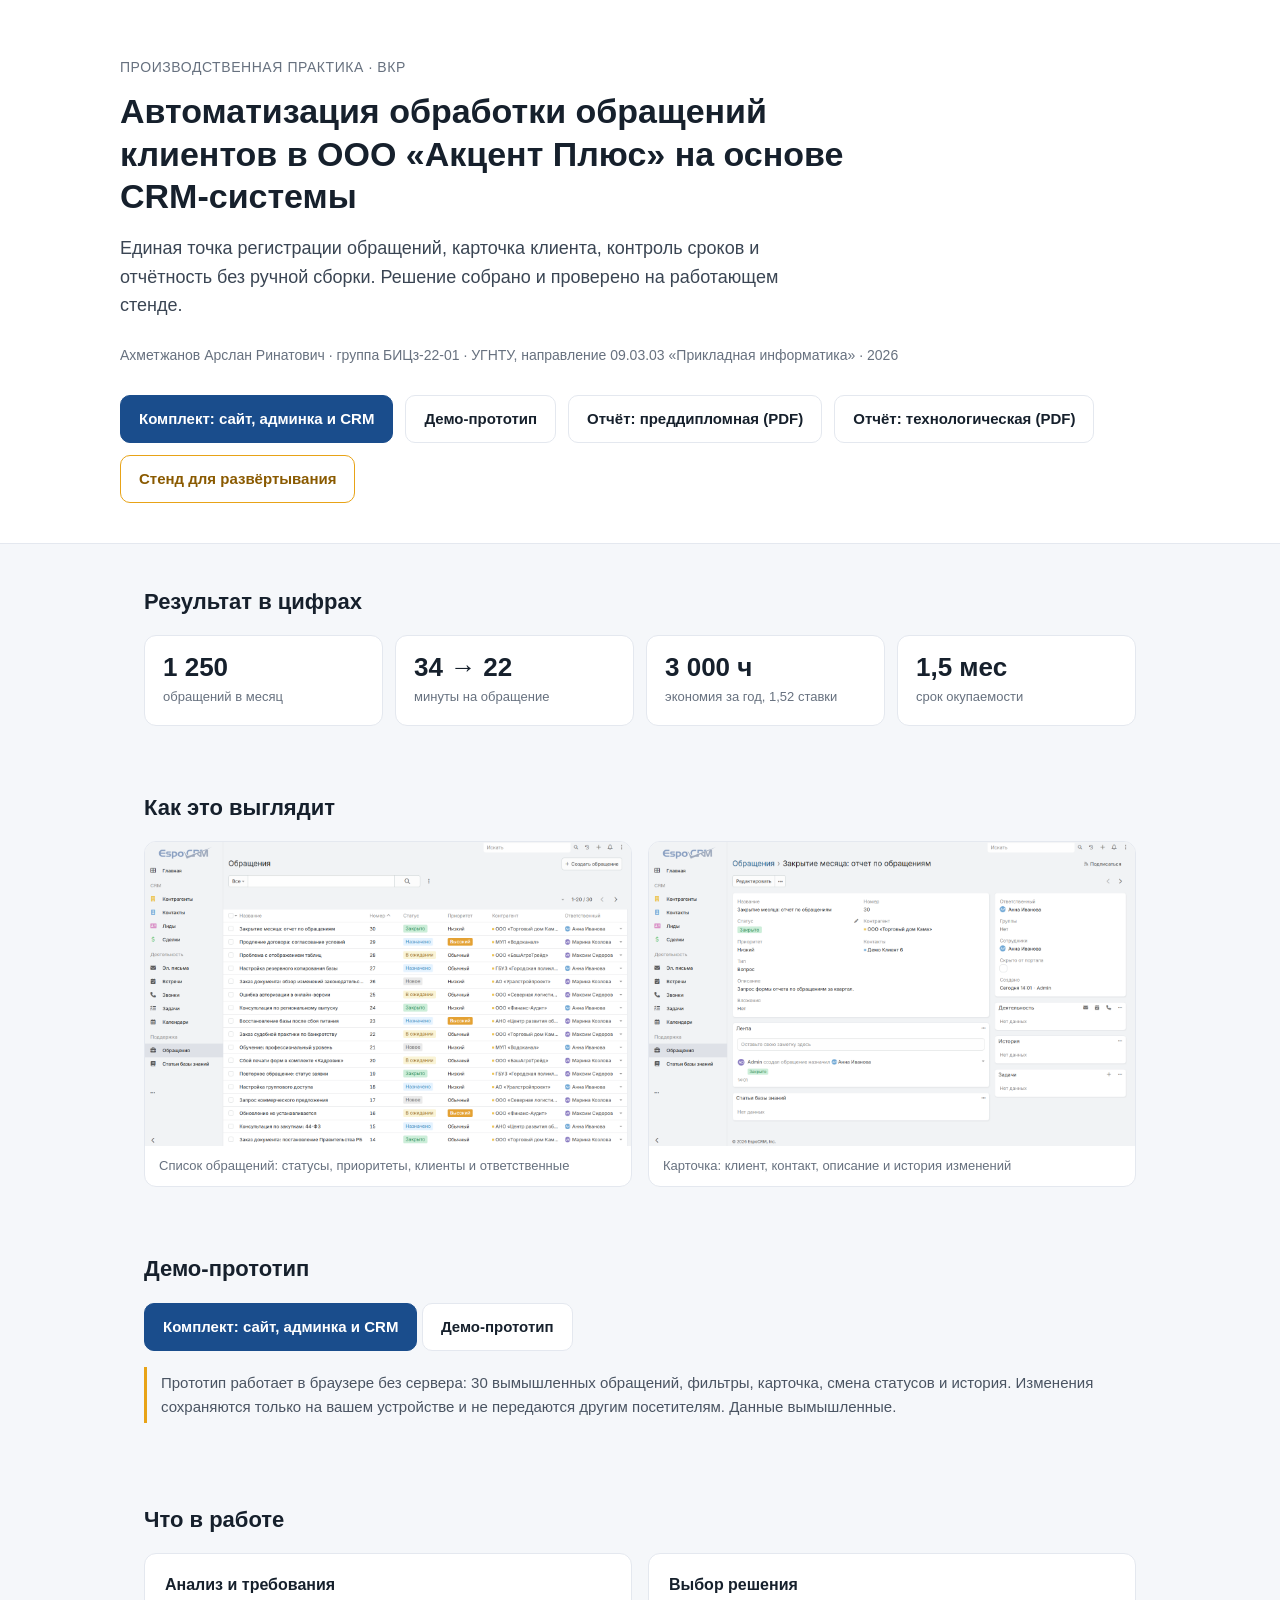
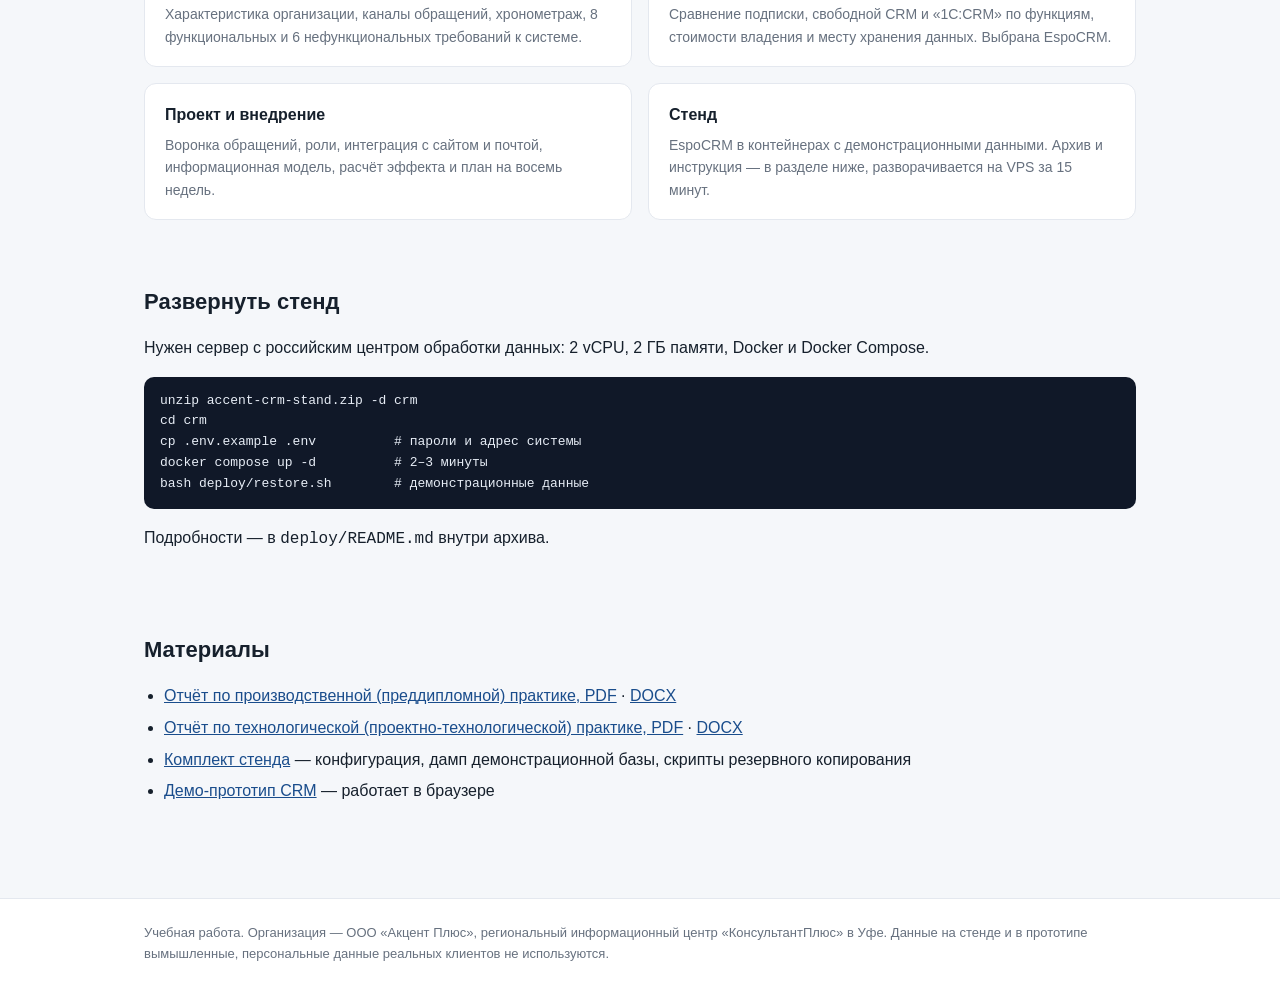
<file: index.html>
<!DOCTYPE html>
<html lang="ru">
<head>
<meta charset="utf-8">
<meta name="viewport" content="width=device-width, initial-scale=1">
<title>Автоматизация обработки обращений — ООО «Акцент Плюс»</title>
<style>
  :root {
    --ink: #16202c; --muted: #67717f; --line: #e4e8ef; --bg: #f5f7fa;
    --card: #fff; --accent: #1a4d8c; --accent-2: #e8a317;
  }
  * { box-sizing: border-box; }
  body { margin: 0; font: 16px/1.6 -apple-system, "Segoe UI", Roboto, Arial, sans-serif;
    color: var(--ink); background: var(--bg); }
  a { color: var(--accent); }
  header { background: var(--card); border-bottom: 1px solid var(--line); }
  .wrap { max-width: 1040px; margin: 0 auto; padding: 0 24px; }
  .hero { padding: 56px 0 40px; }
  .eyebrow { color: var(--muted); font-size: 14px; letter-spacing: .04em;
    text-transform: uppercase; }
  h1 { font-size: 34px; line-height: 1.25; margin: 12px 0 16px; max-width: 780px; }
  .lead { font-size: 18px; color: #3a4553; max-width: 720px; margin: 0 0 24px; }
  .meta { color: var(--muted); font-size: 14px; }
  .cta { display: flex; flex-wrap: wrap; gap: 12px; margin: 28px 0 0; }
  .btn { display: inline-block; padding: 11px 18px; border-radius: 10px;
    text-decoration: none; font-weight: 600; font-size: 15px; border: 1px solid var(--line);
    background: #fff; color: var(--ink); }
  .btn.primary { background: var(--accent); border-color: var(--accent); color: #fff; }
  .btn.accent { background: #fff; border-color: var(--accent-2); color: #8a5a00; }
  main { padding: 8px 0 56px; }
  section { padding: 32px 0; }
  h2 { font-size: 22px; margin: 0 0 16px; }
  .stats { display: grid; grid-template-columns: repeat(4, 1fr); gap: 12px; }
  .stat { background: var(--card); border: 1px solid var(--line); border-radius: 12px;
    padding: 16px 18px; }
  .stat b { display: block; font-size: 26px; line-height: 1.2; }
  .stat span { color: var(--muted); font-size: 13px; }
  .shots { display: grid; grid-template-columns: repeat(2, 1fr); gap: 16px; }
  .shot { background: var(--card); border: 1px solid var(--line); border-radius: 12px;
    overflow: hidden; }
  .shot img { width: 100%; display: block; }
  .shot p { margin: 0; padding: 10px 14px; font-size: 13px; color: var(--muted); }
  .grid { display: grid; grid-template-columns: repeat(2, 1fr); gap: 16px; }
  .card { background: var(--card); border: 1px solid var(--line); border-radius: 12px;
    padding: 18px 20px; }
  .card h3 { margin: 0 0 6px; font-size: 16px; }
  .card p { margin: 0; color: var(--muted); font-size: 14px; }
  ul { margin: 0; padding-left: 20px; }
  li { margin-bottom: 6px; }
  pre { background: #101828; color: #e7edf6; padding: 14px 16px; border-radius: 10px;
    overflow-x: auto; font-size: 13px; }
  code { font-family: ui-monospace, Consolas, monospace; }
  .note { border-left: 3px solid var(--accent-2); padding: 4px 0 4px 14px;
    color: #4a5462; font-size: 15px; }
  footer { border-top: 1px solid var(--line); padding: 24px 0 40px; color: var(--muted);
    font-size: 13px; background: var(--card); }
  @media (max-width: 820px) {
    h1 { font-size: 26px; }
    .stats { grid-template-columns: repeat(2, 1fr); }
    .shots, .grid { grid-template-columns: 1fr; }
  }
</style>
</head>
<body>

<header>
  <div class="wrap hero">
    <div class="eyebrow">Производственная практика · ВКР</div>
    <h1>Автоматизация обработки обращений клиентов в ООО «Акцент Плюс» на основе CRM-системы</h1>
    <p class="lead">Единая точка регистрации обращений, карточка клиента, контроль сроков
      и отчётность без ручной сборки. Решение собрано и проверено на работающем стенде.</p>
    <p class="meta">Ахметжанов Арслан Ринатович · группа БИЦз-22-01 · УГНТУ,
      направление 09.03.03 «Прикладная информатика» · 2026</p>
    <div class="cta">
      <a class="btn primary" href="https://arslan-ahmetjanov.github.io/akcent-crm/">Комплект: сайт, админка и CRM</a>
      <a class="btn" href="demo/">Демо-прототип</a>
      <a class="btn" href="reports/Ахметжанов_БИЦз-22-01_Производственная_практика.pdf">
        Отчёт: преддипломная (PDF)</a>
      <a class="btn" href="reports/Ахметжанов_БИЦз-22-01_Технологическая_практика.pdf">
        Отчёт: технологическая (PDF)</a>
      <a class="btn accent" href="stand/accent-crm-stand.zip">Стенд для развёртывания</a>
    </div>
  </div>
</header>

<main>
  <div class="wrap">

    <section>
      <h2>Результат в цифрах</h2>
      <div class="stats">
        <div class="stat"><b>1 250</b><span>обращений в месяц</span></div>
        <div class="stat"><b>34 → 22</b><span>минуты на обращение</span></div>
        <div class="stat"><b>3 000 ч</b><span>экономия за год, 1,52 ставки</span></div>
        <div class="stat"><b>1,5 мес</b><span>срок окупаемости</span></div>
      </div>
    </section>

    <section>
      <h2>Как это выглядит</h2>
      <div class="shots">
        <div class="shot">
          <img src="assets/crm_cases.png" alt="Список обращений">
          <p>Список обращений: статусы, приоритеты, клиенты и ответственные</p>
        </div>
        <div class="shot">
          <img src="assets/crm_case_detail.png" alt="Карточка обращения">
          <p>Карточка: клиент, контакт, описание и история изменений</p>
        </div>
      </div>
    </section>

    <section>
      <h2>Демо-прототип</h2>
      <p><a class="btn primary" href="https://arslan-ahmetjanov.github.io/akcent-crm/">Комплект: сайт, админка и CRM</a>
      <a class="btn" href="demo/">Демо-прототип</a></p>
      <p class="note">Прототип работает в браузере без сервера: 30 вымышленных обращений,
        фильтры, карточка, смена статусов и история. Изменения сохраняются только
        на вашем устройстве и не передаются другим посетителям. Данные вымышленные.</p>
    </section>

    <section>
      <h2>Что в работе</h2>
      <div class="grid">
        <div class="card">
          <h3>Анализ и требования</h3>
          <p>Характеристика организации, каналы обращений, хронометраж, 8 функциональных
            и 6 нефункциональных требований к системе.</p>
        </div>
        <div class="card">
          <h3>Выбор решения</h3>
          <p>Сравнение подписки, свободной CRM и «1С:CRM» по функциям, стоимости владения
            и месту хранения данных. Выбрана EspoCRM.</p>
        </div>
        <div class="card">
          <h3>Проект и внедрение</h3>
          <p>Воронка обращений, роли, интеграция с сайтом и почтой, информационная модель,
            расчёт эффекта и план на восемь недель.</p>
        </div>
        <div class="card">
          <h3>Стенд</h3>
          <p>EspoCRM в контейнерах с демонстрационными данными. Архив и инструкция —
            в разделе ниже, разворачивается на VPS за 15 минут.</p>
        </div>
      </div>
    </section>

    <section>
      <h2>Развернуть стенд</h2>
      <p>Нужен сервер с российским центром обработки данных: 2 vCPU, 2 ГБ памяти,
        Docker и Docker Compose.</p>
      <pre><code>unzip accent-crm-stand.zip -d crm
cd crm
cp .env.example .env          # пароли и адрес системы
docker compose up -d          # 2–3 минуты
bash deploy/restore.sh        # демонстрационные данные</code></pre>
      <p>Подробности — в <code>deploy/README.md</code> внутри архива.</p>
    </section>

    <section>
      <h2>Материалы</h2>
      <ul>
        <li><a href="reports/Ахметжанов_БИЦз-22-01_Производственная_практика.pdf">
          Отчёт по производственной (преддипломной) практике, PDF</a> ·
          <a href="reports/Ахметжанов_БИЦз-22-01_Производственная_практика.docx">DOCX</a></li>
        <li><a href="reports/Ахметжанов_БИЦз-22-01_Технологическая_практика.pdf">
          Отчёт по технологической (проектно-технологической) практике, PDF</a> ·
          <a href="reports/Ахметжанов_БИЦз-22-01_Технологическая_практика.docx">DOCX</a></li>
        <li><a href="stand/accent-crm-stand.zip">Комплект стенда</a> — конфигурация,
          дамп демонстрационной базы, скрипты резервного копирования</li>
        <li><a href="demo/">Демо-прототип CRM</a> — работает в браузере</li>
      </ul>
    </section>

  </div>
</main>

<footer>
  <div class="wrap">
    Учебная работа. Организация — ООО «Акцент Плюс», региональный информационный центр
    «КонсультантПлюс» в Уфе. Данные на стенде и в прототипе вымышленные, персональные
    данные реальных клиентов не используются.
  </div>
</footer>

</body>
</html>
</file>
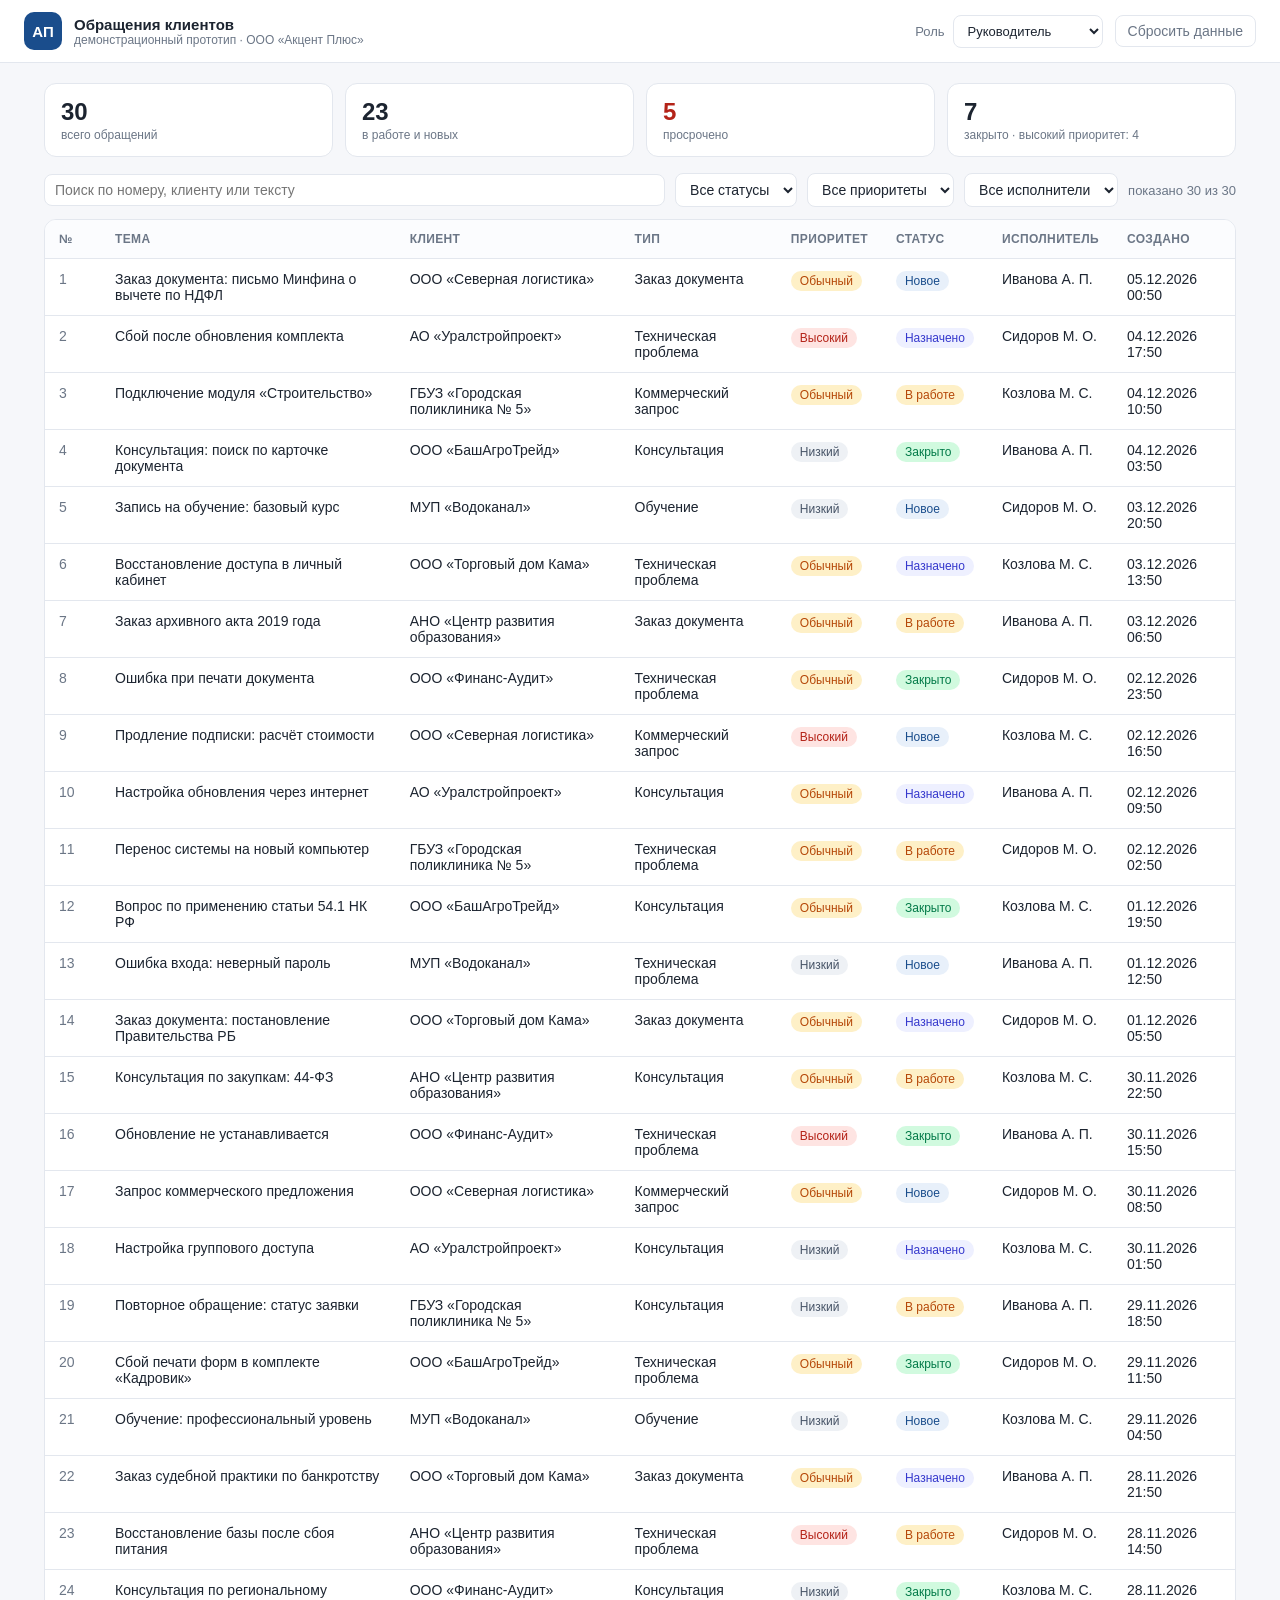
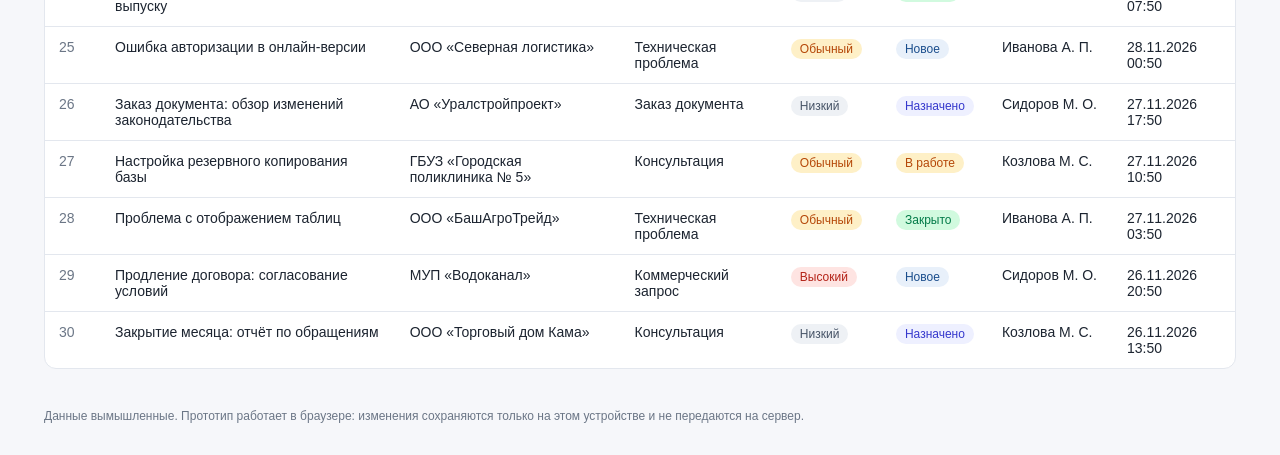
<file: demo/index.html>
<!DOCTYPE html>
<html lang="ru">
<head>
  <meta charset="utf-8">
  <meta name="viewport" content="width=device-width, initial-scale=1">
  <title>CRM обращений — демонстрационный прототип</title>
  <link rel="stylesheet" href="style.css">
</head>
<body>
<header class="topbar">
  <div class="brand">
    <span class="logo">АП</span>
    <div>
      <div class="brand-title">Обращения клиентов</div>
      <div class="brand-sub">демонстрационный прототип · ООО «Акцент Плюс»</div>
    </div>
  </div>
  <div class="topbar-right">
    <label class="role">
      <span>Роль</span>
      <select id="role">
        <option value="manager">Руководитель</option>
        <option value="operator">Оператор приёма</option>
        <option value="executor">Исполнитель</option>
      </select>
    </label>
    <button id="reset" class="ghost" title="Вернуть демонстрационные данные">Сбросить данные</button>
  </div>
</header>

<main>
  <section class="stats" id="stats"></section>

  <section class="toolbar">
    <input id="search" type="search" placeholder="Поиск по номеру, клиенту или тексту">
    <select id="fstatus">
      <option value="">Все статусы</option>
      <option value="Новое">Новое</option>
      <option value="Назначено">Назначено</option>
      <option value="В работе">В работе</option>
      <option value="Закрыто">Закрыто</option>
    </select>
    <select id="fpriority">
      <option value="">Все приоритеты</option>
      <option value="Высокий">Высокий</option>
      <option value="Обычный">Обычный</option>
      <option value="Низкий">Низкий</option>
    </select>
    <select id="fassignee">
      <option value="">Все исполнители</option>
    </select>
    <span class="counter" id="counter"></span>
  </section>

  <section class="table-wrap">
    <table id="table">
      <thead>
      <tr>
        <th class="num">№</th>
        <th>Тема</th>
        <th>Клиент</th>
        <th>Тип</th>
        <th>Приоритет</th>
        <th>Статус</th>
        <th>Исполнитель</th>
        <th>Создано</th>
      </tr>
      </thead>
      <tbody></tbody>
    </table>
    <p class="empty" id="empty" hidden>Ничего не найдено — измените фильтры.</p>
  </section>
</main>

<div class="modal" id="modal" hidden>
  <div class="modal-card">
    <div class="modal-head">
      <div>
        <div class="modal-title" id="m-title"></div>
        <div class="modal-sub" id="m-sub"></div>
      </div>
      <button class="close" id="m-close" aria-label="Закрыть">×</button>
    </div>

    <div class="modal-grid">
      <div><span class="label">Клиент</span><span id="m-client"></span></div>
      <div><span class="label">Контакт</span><span id="m-contact"></span></div>
      <div><span class="label">Тип</span><span id="m-type"></span></div>
      <div><span class="label">Приоритет</span><span id="m-priority"></span></div>
      <div><span class="label">Статус</span><span id="m-status"></span></div>
      <div><span class="label">Исполнитель</span><span id="m-assignee"></span></div>
      <div><span class="label">Срок</span><span id="m-due"></span></div>
      <div><span class="label">Создано</span><span id="m-created"></span></div>
    </div>

    <p class="description" id="m-desc"></p>

    <div class="actions" id="m-actions"></div>

    <div class="history">
      <div class="label">История</div>
      <ul id="m-history"></ul>
    </div>
  </div>
</div>

<footer class="foot">
  Данные вымышленные. Прототип работает в браузере: изменения сохраняются только
  на этом устройстве и не передаются на сервер.
</footer>

<script src="app.js"></script>
</body>
</html>
</file>
<file: demo/style.css>
:root {
  --ink: #1c2430;
  --muted: #6b7686;
  --line: #e3e7ee;
  --bg: #f6f7fa;
  --card: #ffffff;
  --accent: #1a4d8c;
  --accent-soft: #e8f0fa;
  --high: #b42318;
  --high-bg: #fee4e2;
  --normal: #b54708;
  --normal-bg: #fef0c7;
  --low: #475467;
  --low-bg: #eef1f5;
  --ok: #027a48;
  --ok-bg: #d1fadf;
}

* { box-sizing: border-box; }

body {
  margin: 0;
  font-family: -apple-system, "Segoe UI", Roboto, Arial, sans-serif;
  color: var(--ink);
  background: var(--bg);
  font-size: 14px;
}

.topbar {
  display: flex;
  align-items: center;
  justify-content: space-between;
  gap: 16px;
  padding: 12px 24px;
  background: var(--card);
  border-bottom: 1px solid var(--line);
  position: sticky;
  top: 0;
  z-index: 5;
}

.brand { display: flex; align-items: center; gap: 12px; }

.logo {
  width: 38px; height: 38px;
  display: grid; place-items: center;
  border-radius: 10px;
  background: var(--accent);
  color: #fff;
  font-weight: 700;
  font-size: 15px;
}

.brand-title { font-weight: 600; font-size: 15px; }
.brand-sub { color: var(--muted); font-size: 12px; }

.topbar-right { display: flex; align-items: center; gap: 12px; }

.role { display: flex; align-items: center; gap: 8px; color: var(--muted); font-size: 13px; }

select, input[type="search"] {
  font: inherit;
  padding: 7px 10px;
  border: 1px solid var(--line);
  border-radius: 8px;
  background: #fff;
  color: var(--ink);
}

button {
  font: inherit;
  cursor: pointer;
  border-radius: 8px;
  border: 1px solid var(--line);
  background: #fff;
  padding: 7px 12px;
}

button.primary {
  background: var(--accent);
  border-color: var(--accent);
  color: #fff;
}

button.ghost { color: var(--muted); }

main { padding: 20px 24px 40px; max-width: 1240px; margin: 0 auto; }

.stats {
  display: grid;
  grid-template-columns: repeat(4, 1fr);
  gap: 12px;
  margin-bottom: 16px;
}

.stat {
  background: var(--card);
  border: 1px solid var(--line);
  border-radius: 12px;
  padding: 14px 16px;
}

.stat-value { font-size: 24px; font-weight: 650; }
.stat-label { color: var(--muted); font-size: 12px; margin-top: 2px; }
.stat.alert .stat-value { color: var(--high); }

.toolbar {
  display: flex;
  flex-wrap: wrap;
  gap: 10px;
  align-items: center;
  margin-bottom: 12px;
}

.toolbar input[type="search"] { flex: 1 1 260px; min-width: 220px; }

.counter { margin-left: auto; color: var(--muted); font-size: 13px; }

.table-wrap {
  background: var(--card);
  border: 1px solid var(--line);
  border-radius: 12px;
  overflow: hidden;
}

table { width: 100%; border-collapse: collapse; }

thead th {
  text-align: left;
  font-weight: 600;
  font-size: 12px;
  text-transform: uppercase;
  letter-spacing: .03em;
  color: var(--muted);
  padding: 12px 14px;
  border-bottom: 1px solid var(--line);
  background: #fbfcfe;
  white-space: nowrap;
}

tbody td {
  padding: 12px 14px;
  border-bottom: 1px solid var(--line);
  vertical-align: top;
}

tbody tr { cursor: pointer; }
tbody tr:hover { background: #f9fbff; }
tbody tr:last-child td { border-bottom: 0; }

.num { width: 56px; color: var(--muted); }

.badge {
  display: inline-block;
  padding: 3px 9px;
  border-radius: 999px;
  font-size: 12px;
  white-space: nowrap;
}

.b-high { background: var(--high-bg); color: var(--high); }
.b-normal { background: var(--normal-bg); color: var(--normal); }
.b-low { background: var(--low-bg); color: var(--low); }

.s-new { background: var(--accent-soft); color: var(--accent); }
.s-assigned { background: #eef0ff; color: #3538cd; }
.s-work { background: var(--normal-bg); color: var(--normal); }
.s-closed { background: var(--ok-bg); color: var(--ok); }

.empty { padding: 24px; color: var(--muted); text-align: center; }

.modal {
  position: fixed;
  inset: 0;
  background: rgba(16, 24, 40, .45);
  display: grid;
  place-items: center;
  padding: 24px;
  z-index: 20;
}

.modal[hidden] { display: none; }

.modal-card {
  background: #fff;
  border-radius: 14px;
  width: min(760px, 100%);
  max-height: 90vh;
  overflow-y: auto;
  padding: 22px 24px 24px;
}

.modal-head { display: flex; justify-content: space-between; gap: 16px; align-items: flex-start; }
.modal-title { font-size: 18px; font-weight: 650; line-height: 1.3; }
.modal-sub { color: var(--muted); font-size: 13px; margin-top: 4px; }

.close {
  border: 0;
  background: transparent;
  font-size: 24px;
  line-height: 1;
  color: var(--muted);
  padding: 0 4px;
}

.modal-grid {
  display: grid;
  grid-template-columns: repeat(2, 1fr);
  gap: 12px 20px;
  margin: 18px 0;
}

.modal-grid .label, .history .label {
  display: block;
  color: var(--muted);
  font-size: 12px;
  margin-bottom: 2px;
}

.description {
  background: var(--bg);
  border-radius: 10px;
  padding: 12px 14px;
  margin: 0 0 16px;
  line-height: 1.5;
}

.actions { display: flex; flex-wrap: wrap; gap: 8px; margin-bottom: 18px; }

.history ul { margin: 6px 0 0; padding-left: 18px; color: var(--muted); }
.history li { margin-bottom: 4px; }

.foot {
  max-width: 1240px;
  margin: 0 auto;
  padding: 0 24px 32px;
  color: var(--muted);
  font-size: 12px;
}

@media (max-width: 860px) {
  .stats { grid-template-columns: repeat(2, 1fr); }
  .modal-grid { grid-template-columns: 1fr; }
  thead th:nth-child(4), tbody td:nth-child(4),
  thead th:nth-child(8), tbody td:nth-child(8) { display: none; }
}
</file>
